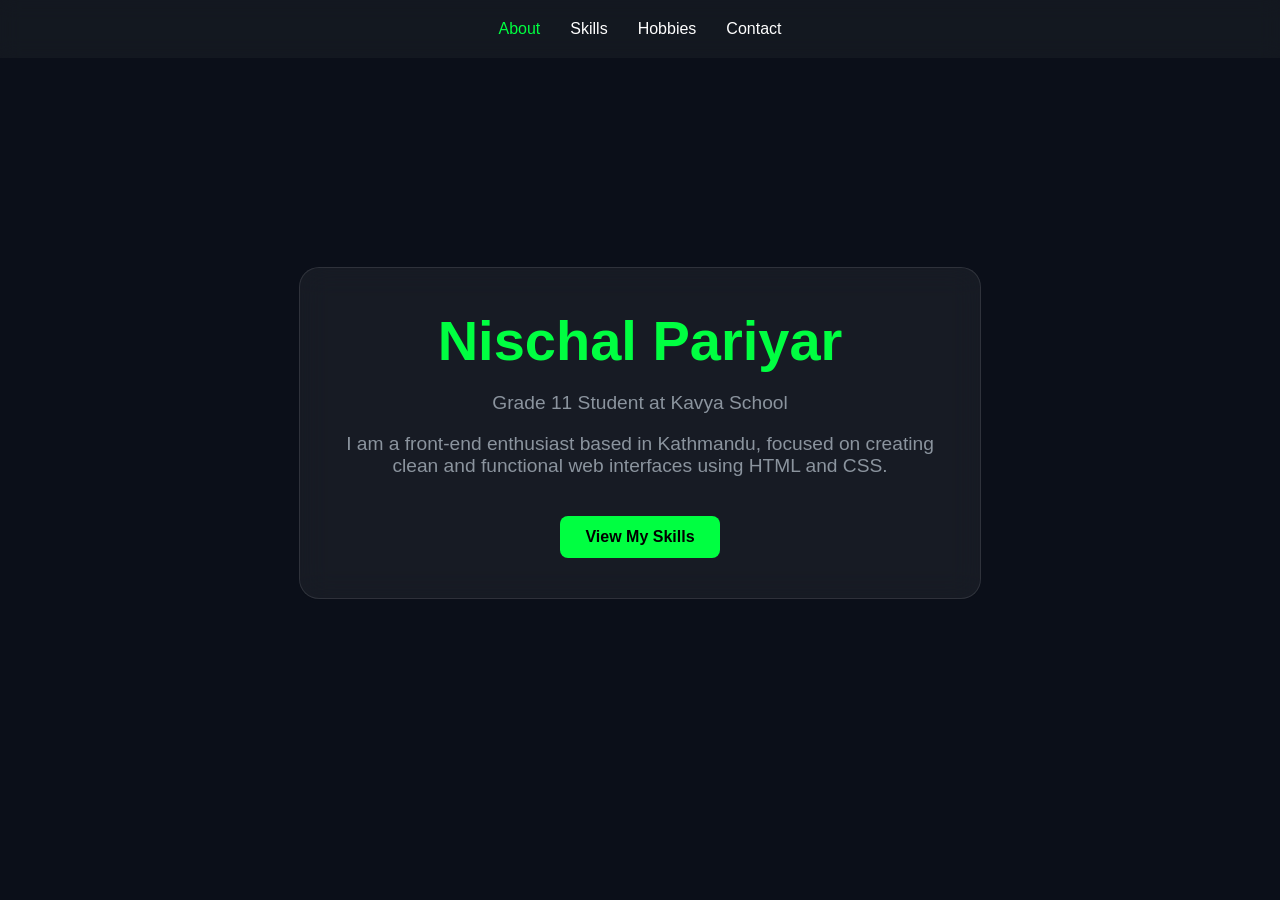
<file: index.html>
<!DOCTYPE html>
<html lang="en">
<head>
    <meta charset="UTF-8">
    <meta name="viewport" content="width=device-width, initial-scale=1.0">
    <title>Nischal Pariyar | Portfolio</title>
    <style>
        :root {
            --bg-color: #0b0f19;
            --card-bg: #161b22;
            --accent-color: #00ff41; 
            --text-color: #ffffff;
            --secondary-text: #8b949e;
        }

        body {
            font-family: 'Segoe UI', sans-serif;
            background-color: var(--bg-color);
            color: var(--text-color);
            margin: 0;
            overflow-x: hidden;
        }

        nav {
            display: flex;
            justify-content: center;
            padding: 20px;
            background: rgba(22, 27, 34, 0.8);
            backdrop-filter: blur(10px);
            position: sticky;
            top: 0;
            z-index: 1000;
        }

        nav a {
            color: var(--text-color);
            text-decoration: none;
            margin: 0 15px;
            font-weight: 500;
        }

        .hero {
            height: 80vh;
            display: flex;
            flex-direction: column;
            justify-content: center;
            align-items: center;
            text-align: center;
            padding: 0 20px;
        }

        .hero h1 {
            font-size: 3.5rem;
            margin: 0;
            color: var(--accent-color);
        }

        .hero p {
            font-size: 1.2rem;
            color: var(--secondary-text);
            max-width: 600px;
        }

        .profile-card {
            background: rgba(255, 255, 255, 0.05);
            backdrop-filter: blur(15px);
            border: 1px solid rgba(255, 255, 255, 0.1);
            padding: 40px;
            border-radius: 20px;
            margin-top: 30px;
        }

        .btn {
            display: inline-block;
            margin-top: 20px;
            padding: 12px 25px;
            background: var(--accent-color);
            color: black;
            text-decoration: none;
            border-radius: 8px;
            font-weight: bold;
        }
    </style>
</head>
<body>

    <nav>
        <a href="index.html" style="color: var(--accent-color);">About</a>
        <a href="skills.html">Skills</a>
        <a href="hobbies.html">Hobbies</a>
        <a href="contact.html">Contact</a>
    </nav>

    <section class="hero">
        <div class="profile-card">
            <h1>Nischal Pariyar</h1>
            <p>Grade 11 Student at Kavya School</p>
            <p>I am a front-end enthusiast based in Kathmandu, focused on creating clean and functional web interfaces using HTML and CSS.</p>
            <a href="skills.html" class="btn">View My Skills</a>
        </div>
    </section>

</body>
</html>
</file>
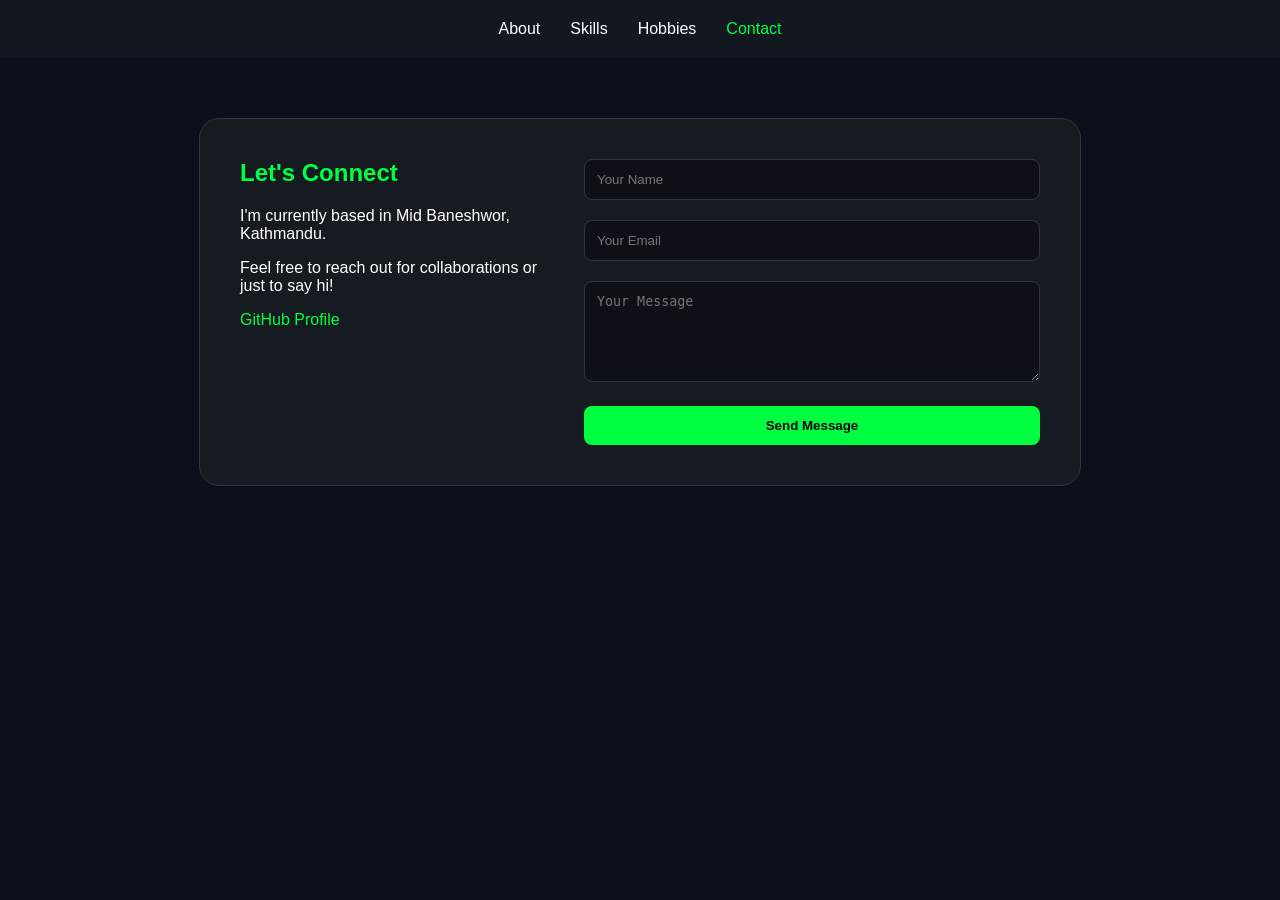
<file: contact.html>
<!DOCTYPE html>
<html lang="en">
<head>
    <meta charset="UTF-8">
    <meta name="viewport" content="width=device-width, initial-scale=1.0">
    <title>Contact | Nischal Pariyar</title>
    <style>
        :root {
            --bg-color: #0b0f19;
            --card-bg: #161b22;
            --accent-color: #00ff41;
            --text-color: #ffffff;
            --secondary-text: #8b949e;
        }

        body {
            font-family: 'Segoe UI', sans-serif;
            background-color: var(--bg-color);
            color: var(--text-color);
            margin: 0;
        }

        nav {
            display: flex;
            justify-content: center;
            padding: 20px;
            background: rgba(22, 27, 34, 0.8);
            backdrop-filter: blur(10px);
        }

        nav a {
            color: var(--text-color);
            text-decoration: none;
            margin: 0 15px;
        }

        .contact-container {
            max-width: 800px;
            margin: 60px auto;
            padding: 40px;
            background: var(--card-bg);
            border-radius: 20px;
            border: 1px solid #30363d;
            display: flex;
            flex-wrap: wrap;
            gap: 40px;
        }

        .contact-info {
            flex: 1;
            min-width: 250px;
        }

        .contact-form {
            flex: 1.5;
            min-width: 300px;
        }

        h2 { color: var(--accent-color); margin-top: 0; }

        input, textarea {
            width: 100%;
            padding: 12px;
            margin-bottom: 20px;
            background: #0d1117;
            border: 1px solid #30363d;
            color: white;
            border-radius: 8px;
            box-sizing: border-box; /* Crucial for width */
        }

        input:focus, textarea:focus {
            border-color: var(--accent-color);
            outline: none;
        }

        button {
            background: var(--accent-color);
            color: black;
            border: none;
            padding: 12px 30px;
            font-weight: bold;
            border-radius: 8px;
            cursor: pointer;
            width: 100%;
            transition: opacity 0.3s;
        }

        button:hover {
            opacity: 0.8;
        }

        .social-link {
            display: block;
            color: var(--accent-color);
            text-decoration: none;
            margin: 10px 0;
        }
    </style>
</head>
<body>

    <nav>
        <a href="index.html">About</a>
        <a href="skills.html">Skills</a>
        <a href="hobbies.html">Hobbies</a>
        <a href="contact.html" style="color: var(--accent-color);">Contact</a>
    </nav>

    <div class="contact-container">
        <div class="contact-info">
            <h2>Let's Connect</h2>
            <p>I'm currently based in Mid Baneshwor, Kathmandu.</p>
            <p>Feel free to reach out for collaborations or just to say hi!</p>
            
            <a href="https://github.com/nischalpariyar-dev" class="social-link">GitHub Profile</a>
        </div>

        <div class="contact-form">
            <form action="#">
                <input type="text" placeholder="Your Name" required>
                <input type="email" placeholder="Your Email" required>
                <textarea rows="5" placeholder="Your Message" required></textarea>
                <button type="submit">Send Message</button>
            </form>
        </div>
    </div>

</body>
</html>
</file>
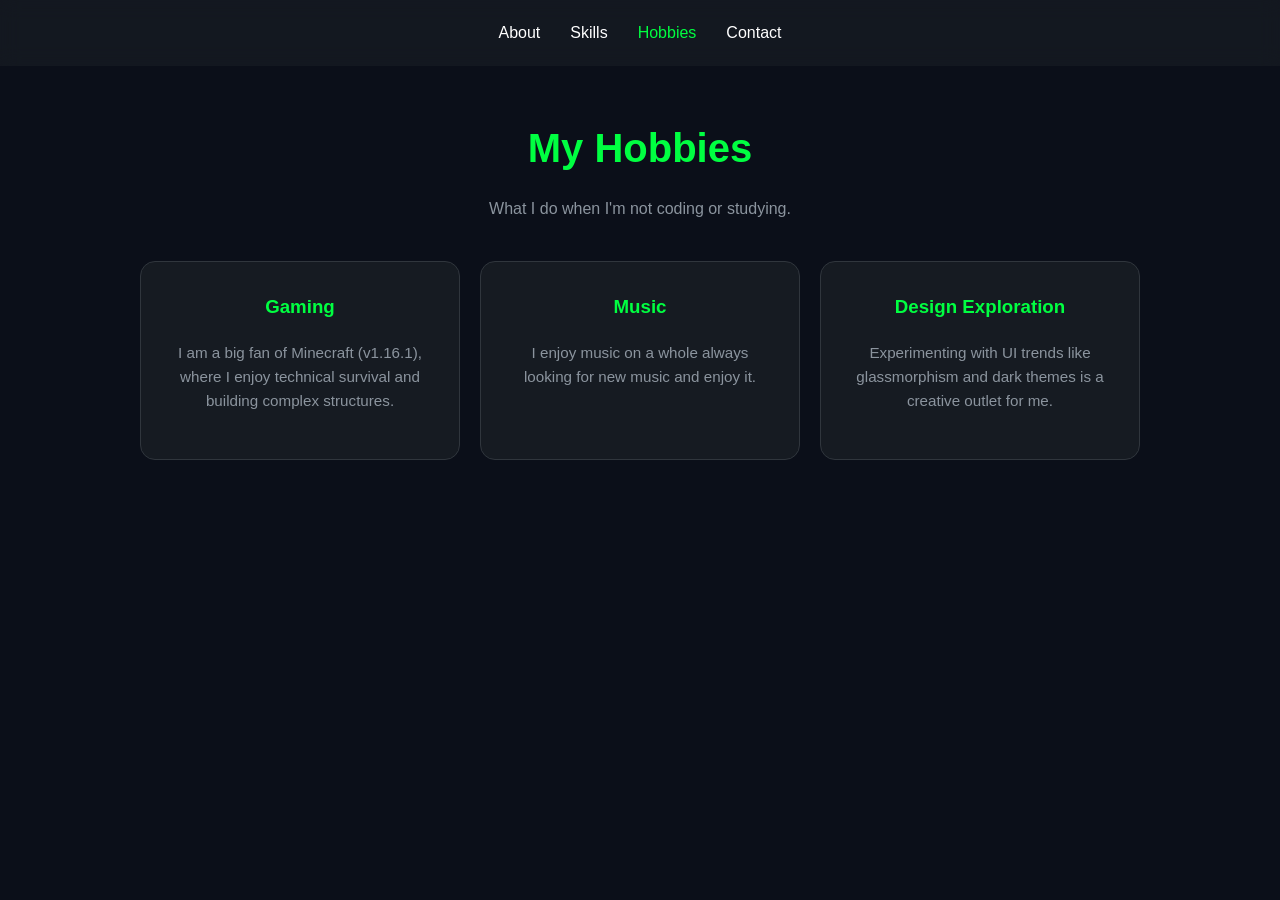
<file: hobbies.html>
<!DOCTYPE html>
<html lang="en">
<head>
    <meta charset="UTF-8">
    <meta name="viewport" content="width=device-width, initial-scale=1.0">
    <title>Hobbies | Nischal Pariyar</title>
    <style>
        :root {
            --bg-color: #0b0f19;
            --card-bg: #161b22;
            --accent-color: #00ff41; /* Change this for your theme */
            --text-color: #ffffff;
            --secondary-text: #8b949e;
        }

        body {
            font-family: 'Segoe UI', Tahoma, Geneva, Verdana, sans-serif;
            background-color: var(--bg-color);
            color: var(--text-color);
            margin: 0;
            line-height: 1.6;
        }

        /* Consistent Navigation */
        nav {
            display: flex;
            justify-content: center;
            padding: 20px;
            background: rgba(22, 27, 34, 0.8);
            backdrop-filter: blur(10px);
            position: sticky;
            top: 0;
            z-index: 1000;
        }

        nav a {
            color: var(--text-color);
            text-decoration: none;
            margin: 0 15px;
            font-weight: 500;
            transition: color 0.3s;
        }

        nav a:hover {
            color: var(--accent-color);
        }

        /* Main Content */
        .container {
            max-width: 1000px;
            margin: 50px auto;
            padding: 0 20px;
            text-align: center;
        }

        h1 {
            font-size: 2.5rem;
            margin-bottom: 10px;
            color: var(--accent-color);
        }

        .subtitle {
            color: var(--secondary-text);
            margin-bottom: 40px;
        }

        /* Hobbies Grid */
        .hobbies-grid {
            display: grid;
            grid-template-columns: repeat(auto-fit, minmax(280px, 1fr));
            gap: 20px;
        }

        .hobby-card {
            background: var(--card-bg);
            padding: 30px;
            border-radius: 15px;
            border: 1px solid #30363d;
            transition: transform 0.3s, border-color 0.3s;
        }

        .hobby-card:hover {
            transform: translateY(-10px);
            border-color: var(--accent-color);
        }

        .hobby-card h3 {
            margin-top: 0;
            color: var(--accent-color);
        }

        .hobby-card p {
            font-size: 0.95rem;
            color: var(--secondary-text);
        }
    </style>
</head>
<body>

    <nav>
        <a href="index.html">About</a>
        <a href="skills.html">Skills</a>
        <a href="hobbies.html" style="color: var(--accent-color);">Hobbies</a>
        <a href="contact.html">Contact</a>
    </nav>

    <div class="container">
        <h1>My Hobbies</h1>
        <p class="subtitle">What I do when I'm not coding or studying.</p>

        <div class="hobbies-grid">
            <div class="hobby-card">
                <h3>Gaming</h3>
                <p>I am a big fan of Minecraft (v1.16.1), where I enjoy technical survival and building complex structures.</p>
            </div>

            <div class="hobby-card">
                <h3>Music </h3>
                <p>I enjoy music on a whole always looking for new music and enjoy it.</p>
            </div>

            <div class="hobby-card">
                <h3>Design Exploration</h3>
                <p>Experimenting with UI trends like glassmorphism and dark themes is a creative outlet for me.</p>
            </div>
        </div>
    </div>

</body>
</html>
</file>
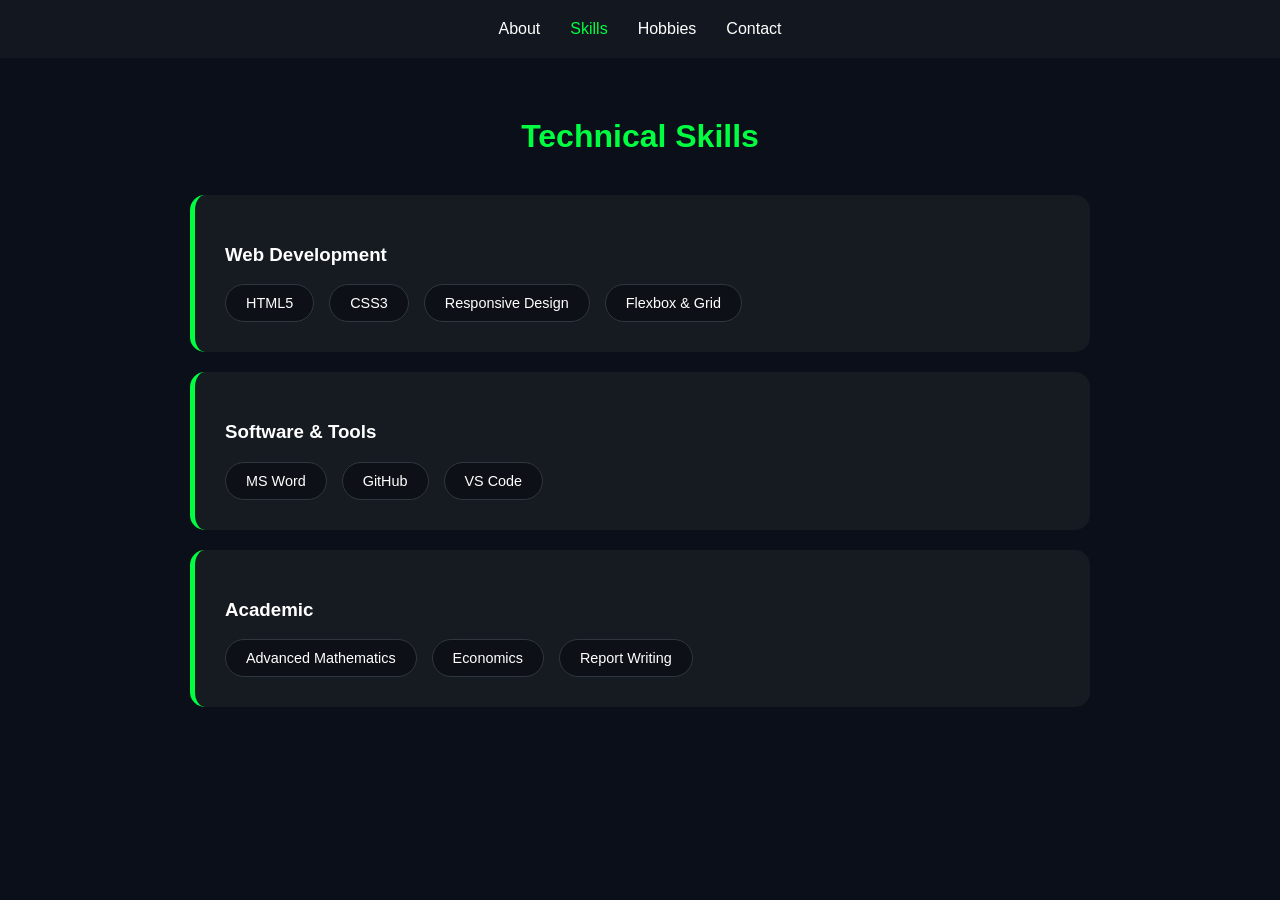
<file: skills.html>
<!DOCTYPE html>
<html lang="en">
<head>
    <meta charset="UTF-8">
    <meta name="viewport" content="width=device-width, initial-scale=1.0">
    <title>Skills | Nischal Pariyar</title>
    <style>
        :root {
            --bg-color: #0b0f19;
            --card-bg: #161b22;
            --accent-color: #00ff41;
            --text-color: #ffffff;
            --secondary-text: #8b949e;
        }

        body {
            font-family: 'Segoe UI', sans-serif;
            background-color: var(--bg-color);
            color: var(--text-color);
            margin: 0;
        }

        nav {
            display: flex;
            justify-content: center;
            padding: 20px;
            background: rgba(22, 27, 34, 0.8);
            backdrop-filter: blur(10px);
        }

        nav a {
            color: var(--text-color);
            text-decoration: none;
            margin: 0 15px;
        }

        .container {
            max-width: 900px;
            margin: 60px auto;
            padding: 0 20px;
        }

        h1 { color: var(--accent-color); text-align: center; }

        .skills-section {
            margin-top: 40px;
        }

        .skill-group {
            background: var(--card-bg);
            padding: 30px;
            border-radius: 15px;
            margin-bottom: 20px;
            border-left: 5px solid var(--accent-color);
        }

        .skill-list {
            display: flex;
            flex-wrap: wrap;
            gap: 15px;
            margin-top: 15px;
        }

        .skill-tag {
            background: #0d1117;
            border: 1px solid #30363d;
            padding: 10px 20px;
            border-radius: 50px;
            font-size: 0.9rem;
            transition: all 0.3s;
        }

        .skill-tag:hover {
            border-color: var(--accent-color);
            color: var(--accent-color);
            transform: scale(1.05);
        }
    </style>
</head>
<body>

    <nav>
        <a href="index.html">About</a>
        <a href="skills.html" style="color: var(--accent-color);">Skills</a>
        <a href="hobbies.html">Hobbies</a>
        <a href="contact.html">Contact</a>
    </nav>

    <div class="container">
        <h1>Technical Skills</h1>
        
        <div class="skills-section">
            <div class="skill-group">
                <h3>Web Development</h3>
                <div class="skill-list">
                    <span class="skill-tag">HTML5</span>
                    <span class="skill-tag">CSS3</span>
                    <span class="skill-tag">Responsive Design</span>
                    <span class="skill-tag">Flexbox & Grid</span>
                </div>
            </div>

            <div class="skill-group">
                <h3>Software & Tools</h3>
                <div class="skill-list">
                    <span class="skill-tag">MS Word</span>
                    <span class="skill-tag">GitHub</span>
                    <span class="skill-tag">VS Code</span>
                </div>
            </div>

            <div class="skill-group">
                <h3>Academic</h3>
                <div class="skill-list">
                    <span class="skill-tag">Advanced Mathematics</span>
                    <span class="skill-tag">Economics</span>
                    <span class="skill-tag">Report Writing</span>
                </div>
            </div>
        </div>
    </div>

</body>
</html>
</file>
